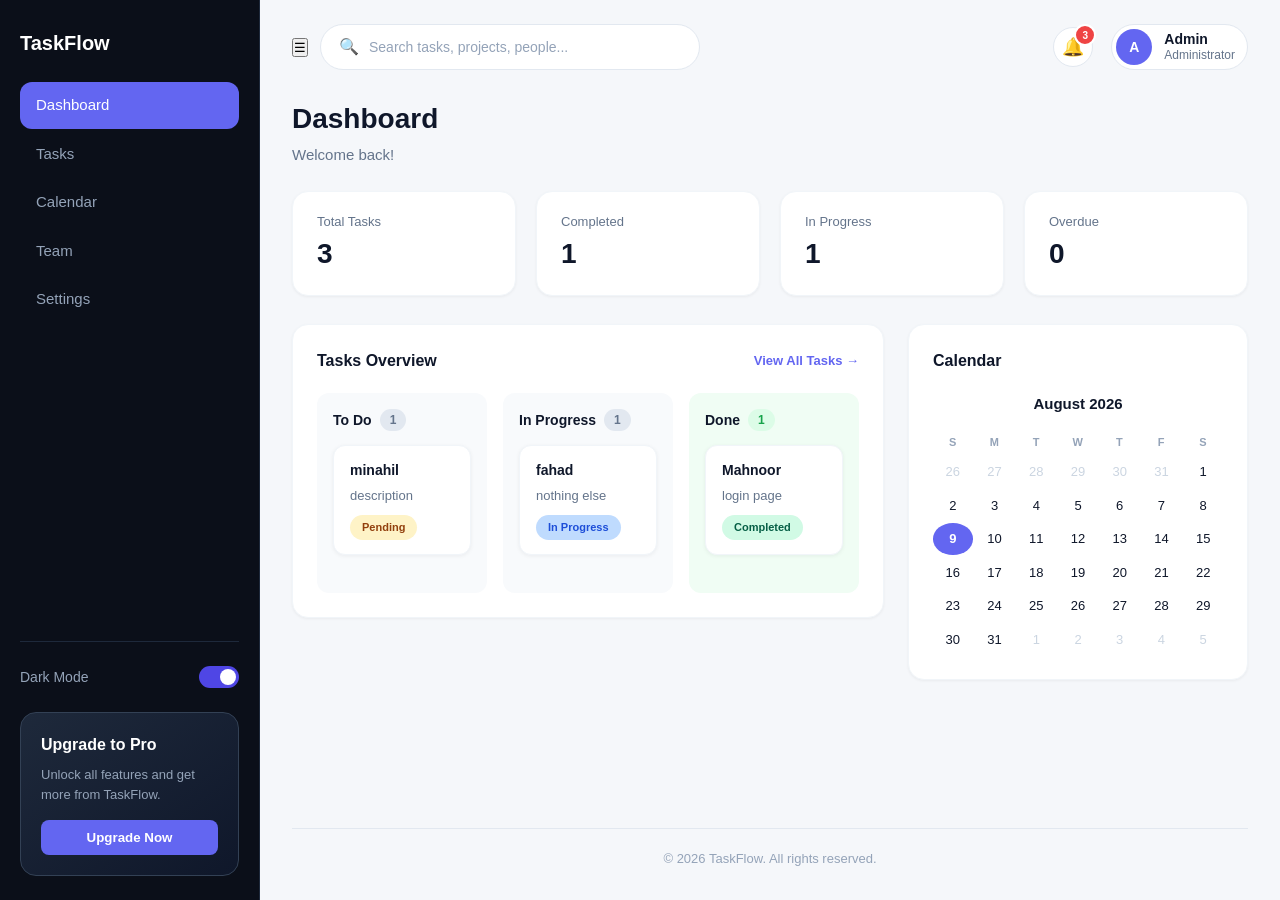
<file: dashboard.html>
<!DOCTYPE html>
<html lang="en">
<head>
    <meta charset="UTF-8">
    <meta name="viewport" content="width=device-width, initial-scale=1.0">
    <title>Dashboard</title>
    <link rel="stylesheet" href="../css/style.css">
</head>
<body>
    <div class="app-wrapper">
        <div class="sidebar-overlay" id="sidebarOverlay"></div>
        
        <aside class="sidebar" id="sidebar">
            <div style="margin-bottom: 24px; font-size: 20px; font-weight: 700; color: #ffffff;">TaskFlow</div>
            
            <a href="dashbaord.html" class="active"> Dashboard</a>
            <a href="tasks.html"> Tasks</a>
            <a href="calendar.html">Calendar</a>
            <a href="team.html"> Team</a>
            <a href="settings.html"> Settings</a>

            <div class="sidebar-bottom">
                <div class="dark-mode-toggle">
                    <span>Dark Mode</span>
                    <div class="toggle-switch" id="darkModeToggle"></div>
                </div>
                <div class="upgrade-card">
                    <h4>Upgrade to Pro</h4>
                    <p>Unlock all features and get more from TaskFlow.</p>
                    <button class="upgrade-btn">Upgrade Now</button>
                </div>
            </div>
        </aside>

        <main class="main-content">
            <div class="top-header">
                <div style="display: flex; align-items: center; gap: 12px;">
                    <button class="menu-toggle" id="menuToggle">☰</button>
                    <div class="search-bar">
                        <span>🔍</span>
                        <input type="text" placeholder="Search tasks, projects, people...">
                    </div>
                </div>
                <div class="header-actions">
                    <div class="notification-icon"></div>
                    <div class="user-profile">
                        <div class="avatar">A</div>
                        <div class="user-info">
                            <span class="user-name">Admin</span>
                            <span class="user-role">Administrator</span>
                        </div>
                    </div>
                </div>
            </div>

            <div class="page-title">
                <h1>Dashboard</h1>
                <p>Welcome back!</p>
            </div>

            <div class="stats-row">
                <div class="stat-card">
                    <div class="stat-details">
                        <span class="stat-label">Total Tasks</span>
                        <span class="stat-value">3</span>
                    </div>
                </div>
                <div class="stat-card">
                    <div class="stat-details">
                        <span class="stat-label">Completed</span>
                        <span class="stat-value">1</span>
                    </div>
                </div>
                <div class="stat-card">
                    <div class="stat-details">
                        <span class="stat-label">In Progress</span>
                        <span class="stat-value">1</span>
                    </div>
                </div>
                <div class="stat-card">
                    <div class="stat-details">
                        <span class="stat-label">Overdue</span>
                        <span class="stat-value">0</span>
                    </div>
                </div>
            </div>

            <div class="content-grid">
                <div class="left-col">
                    <div class="card">
                        <div class="card-header">
                            <h3>Tasks Overview</h3>
                            <a href="tasks.html" class="view-all-link">View All Tasks →</a>
                        </div>
                        <div class="kanban-board">
                            <div class="kanban-col">
                                <div class="kanban-col-header">
                                    <span class="col-title">To Do <span class="count">1</span></span>
                                </div>
                                <div class="kanban-cards">
                                    <div class="task-card">
                                        <h4>minahil</h4>
                                        <p>description</p>
                                        <span class="task-status todo">Pending</span>
                                    </div>
                                </div>
                            </div>
                            <div class="kanban-col">
                                <div class="kanban-col-header">
                                    <span class="col-title">In Progress <span class="count">1</span></span>
                                </div>
                                <div class="kanban-cards">
                                    <div class="task-card">
                                        <h4>fahad</h4>
                                        <p>nothing else</p>
                                        <span class="task-status in-progress">In Progress</span>
                                    </div>
                                </div>
                            </div>
                            <div class="kanban-col done-col">
                                <div class="kanban-col-header">
                                    <span class="col-title">Done <span class="count">1</span></span>
                                </div>
                                <div class="kanban-cards">
                                    <div class="task-card">
                                        <h4>Mahnoor</h4>
                                        <p>login page</p>
                                        <span class="task-status done">Completed</span>
                                    </div>
                                </div>
                            </div>
                        </div>
                    </div>
                </div>
                <div class="right-col">
                    <div class="card">
                        <div class="card-header">
                            <h3>Calendar</h3>
                        </div>
                        <div class="cal-month">August 2026</div>
                        <div class="calendar-grid">
                            <span class="day-name">S</span><span class="day-name">M</span>
                            <span class="day-name">T</span><span class="day-name">W</span>
                            <span class="day-name">T</span><span class="day-name">F</span><span class="day-name">S</span>
                            <span class="day prev-month">26</span><span class="day prev-month">27</span>
                            <span class="day prev-month">28</span><span class="day prev-month">29</span>
                            <span class="day prev-month">30</span><span class="day prev-month">31</span>
                            <span class="day">1</span>
                            <span class="day">2</span><span class="day">3</span><span class="day">4</span>
                            <span class="day">5</span><span class="day">6</span><span class="day">7</span><span class="day">8</span>
                            <span class="day active">9</span><span class="day">10</span><span class="day">11</span>
                            <span class="day">12</span><span class="day">13</span><span class="day">14</span><span class="day">15</span>
                            <span class="day">16</span><span class="day">17</span><span class="day">18</span>
                            <span class="day">19</span><span class="day">20</span><span class="day">21</span><span class="day">22</span>
                            <span class="day">23</span><span class="day">24</span><span class="day">25</span>
                            <span class="day">26</span><span class="day">27</span><span class="day">28</span><span class="day">29</span>
                            <span class="day">30</span><span class="day">31</span>
                            <span class="day next-month">1</span><span class="day next-month">2</span>
                            <span class="day next-month">3</span><span class="day next-month">4</span><span class="day next-month">5</span>
                        </div>
                    </div>
                </div>
            </div>
            <footer class="app-footer">© 2026 TaskFlow. All rights reserved.</footer>
        </main>
    </div>

    <script src="../js/pages.js"></script>
</body>
</html>
</file>
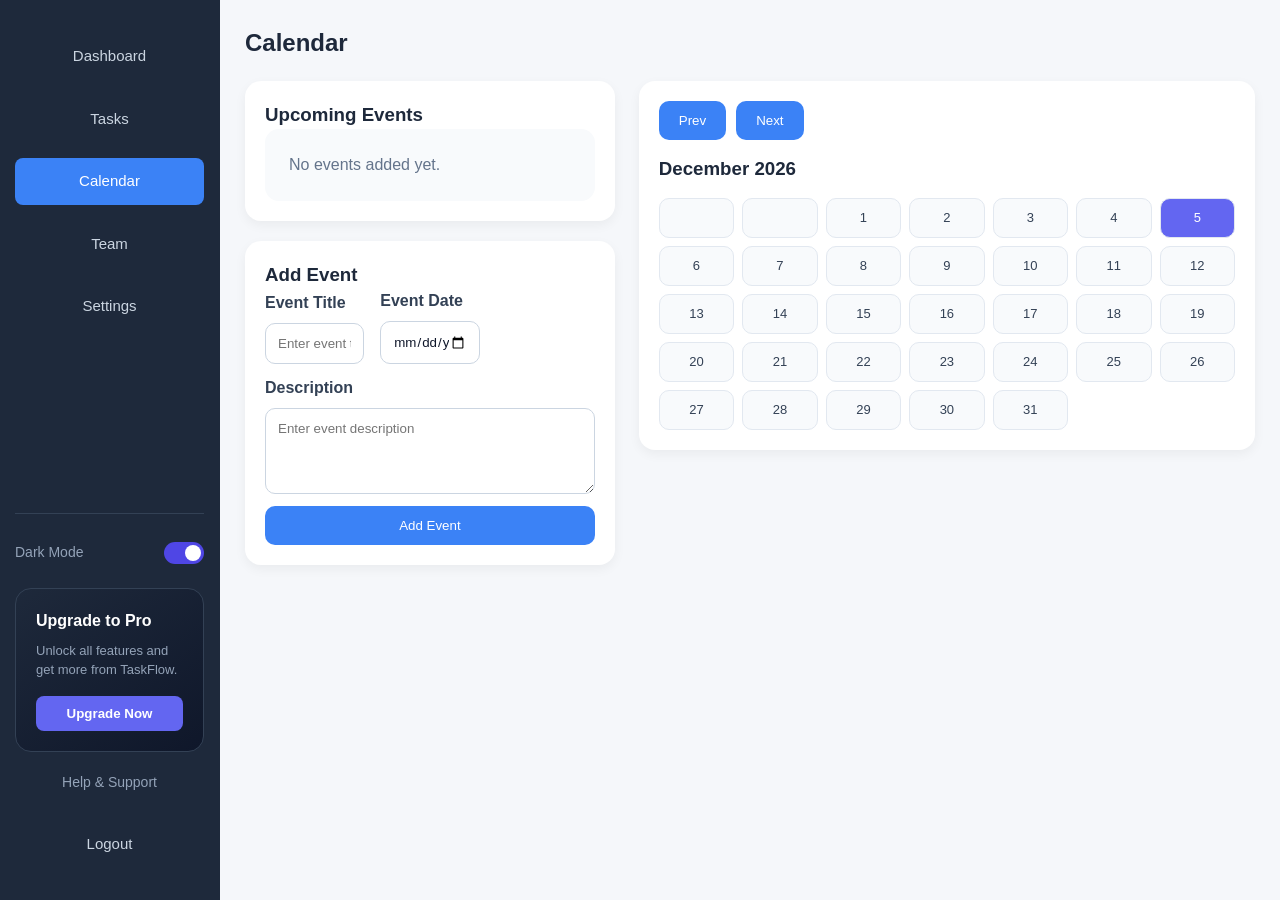
<file: pages/calendar.html>
<!DOCTYPE html>
<html lang="en">
<head>
    <meta charset="UTF-8">
    <meta name="viewport" content="width=device-width, initial-scale=1.0">
    <title>Calendar</title>
    <link rel="stylesheet" href="../css/style.css">
    <link rel="stylesheet" href="../css/pages.css">
</head>
<body>
    <aside class="sidebar">
        <a href="/dashbaord.html">Dashboard</a>
        <a href="/pages/tasks.html">Tasks</a>
        <a href="/pages/calendar.html" class="active">Calendar</a>
        <a href="/pages/team.html">Team</a>
        <a href="/pages/settings.html">Settings</a>
        <div class="sidebar-bottom">
            <div class="dark-mode-toggle">
                <span>Dark Mode</span>
                <span class="toggle-switch"></span>
            </div>
            <div class="upgrade-card">
                <h4>Upgrade to Pro</h4>
                <p>Unlock all features and get more from TaskFlow.</p>
                <button class="upgrade-btn">Upgrade Now</button>
            </div>
            <div class="help-support">Help & Support</div>
            <a href="/dashbaord.html" style="text-align: center;">Logout</a>
        </div>
    </aside>
    <main class="main">
        <section class="task-header">
            <div>
                <h2>Calendar</h2>
            </div>
        </section>
        <div class="calendar-panel">
            <div class="calendar-display-panel">
                <div class="calendar-box">
                    <div class="calendar-nav button-group">
                        <button id="prevMonth" class="button-primary">Prev</button>
                        <button id="nextMonth" class="button-primary">Next</button>
                    </div>
                    <h3 id="calendarMonthYear">August 2026</h3>
                    <div class="calendar-grid" id="calendarGrid"></div>
                </div>
            </div>
            <div class="calendar-events-panel">
                <div class="event-list-panel">
                    <h3>Upcoming Events</h3>
                    <div id="eventList"></div>
                </div>
                <div class="event-form-card">
                    <h3>Add Event</h3>
                    <form id="eventForm" class="form-group">
                        <div class="form-row">
                            <div class="form-field">
                                <label for="eventTitle">Event Title</label>
                                <input type="text" id="eventTitle" placeholder="Enter event title" required>
                            </div>
                            <div class="form-field">
                                <label for="eventDate">Event Date</label>
                                <input type="date" id="eventDate" required>
                            </div>
                        </div>
                        <div class="form-field">
                            <label for="eventDescription">Description</label>
                            <textarea id="eventDescription" rows="4" placeholder="Enter event description"></textarea>
                        </div>
                        <div class="button-field">
                            <button type="submit" class="button-primary">Add Event</button>
                        </div>
                    </form>
                </div>
            </div>
        </div>
    </main>
    <script src="../js/pages.js"></script>
</body>
</html>
</file>
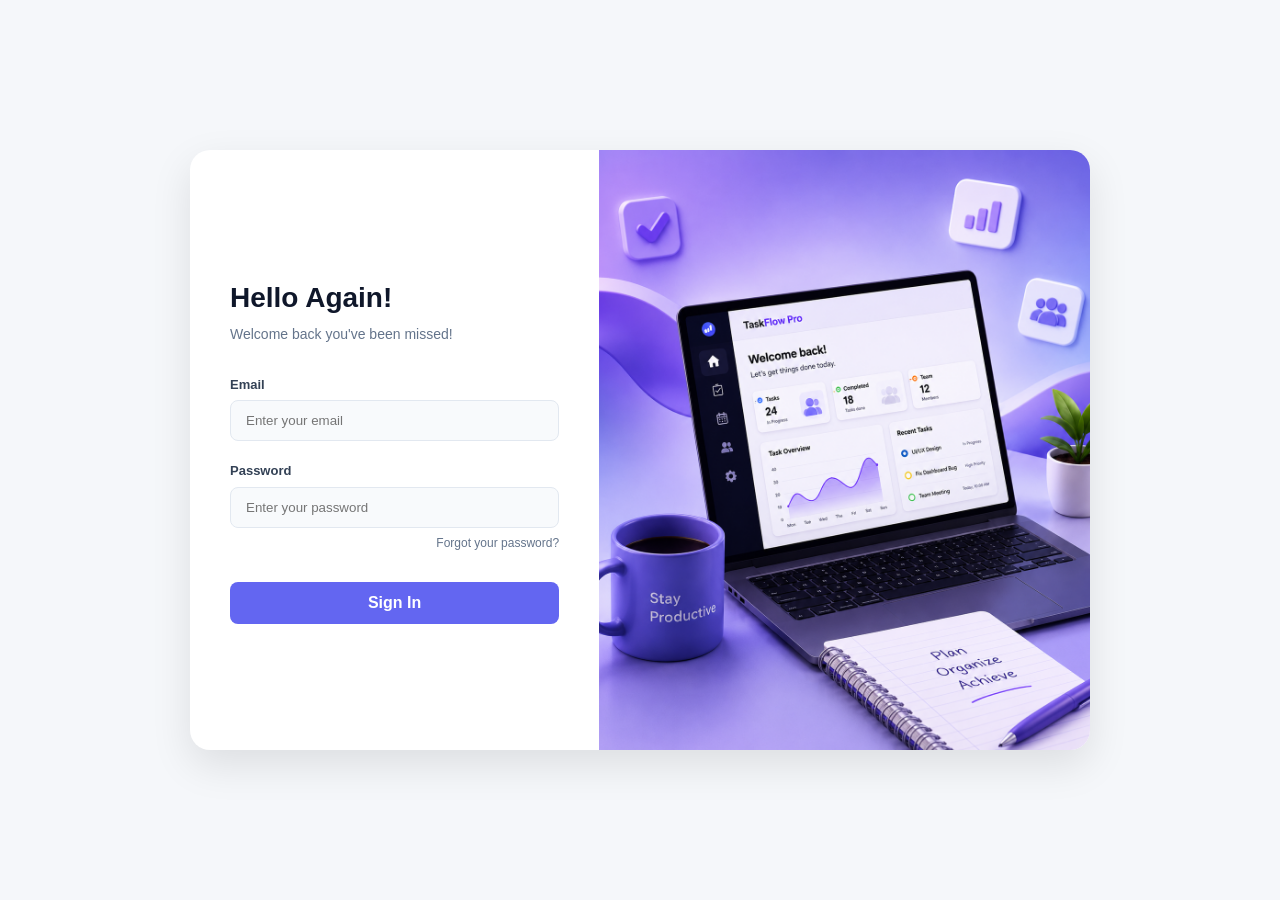
<file: pages/login.html>
<!DOCTYPE html>
<html lang="en">
<head>
    <meta charset="UTF-8">
    <meta name="viewport" content="width=device-width, initial-scale=1.0">
    <title>Login Page</title>
    <link rel="stylesheet" href="../css/style.css">
    <link rel="stylesheet" href="https://cdnjs.cloudflare.com/ajax/libs/font-awesome/6.4.0/css/all.min.css">
</head>
<body>
    <div class="app-wrapper">
        <div class="login-wrapper">
            <div class="login-container">
                <div class="login-section">
                    <h2>Hello Again!</h2>
                    <p class="sub-text">Welcome back you've been missed!</p>
                    <form class="login-form" id="loginForm">
                        <div class="input-group">
                            <label for="email">Email</label>
                            <input type="email" id="email" placeholder="Enter your email" required>
                        </div>
                        <div class="input-group">
                            <label for="password">Password</label>
                            <input type="password" id="password" placeholder="Enter your password" required>
                            <span class="forgot-link">Forgot your password?</span>
                        </div>
                        <button type="submit" class="btn-primary" id="signInBtn">Sign In</button>
                    </form>
                </div>
                <div class="image-section">
                    <img src="../img/mahnoor.png" alt="Landscape Illustration">
                </div>
            </div>
        </div>
    </div>
    <script src="../js/login.js"></script>
</body>
</html>
</file>
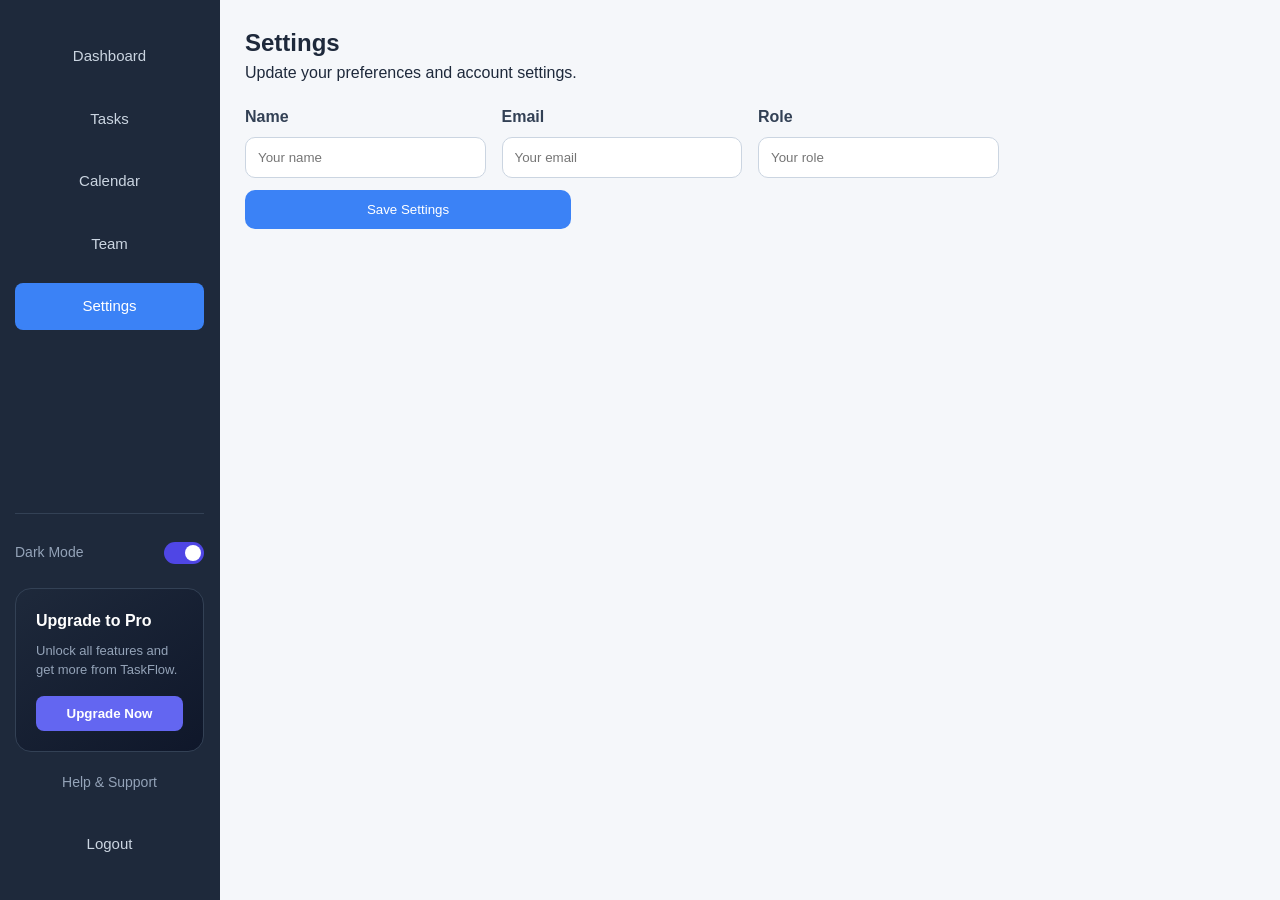
<file: pages/settings.html>
<!DOCTYPE html>
<html lang="en">
<head>
    <meta charset="UTF-8">
    <meta name="viewport" content="width=device-width, initial-scale=1.0">
    <title>Settings</title>
    <link rel="stylesheet" href="../css/style.css">
    <link rel="stylesheet" href="../css/pages.css">
</head>
<body>
    <aside class="sidebar">
        <a href="/dashbaord.html">Dashboard</a>
        <a href="/pages/tasks.html">Tasks</a>
        <a href="/pages/calendar.html">Calendar</a>
        <a href="/pages/team.html">Team</a>
        <a href="/pages/settings.html" class="active">Settings</a>
        <div class="sidebar-bottom">
            <div class="dark-mode-toggle">
                <span>Dark Mode</span>
                <span class="toggle-switch"></span>
            </div>
            <div class="upgrade-card">
                <h4>Upgrade to Pro</h4>
                <p>Unlock all features and get more from TaskFlow.</p>
                <button class="upgrade-btn">Upgrade Now</button>
            </div>
            <div class="help-support">Help & Support</div>
            <a href="/dashbaord.html" style="text-align: center;">Logout</a>
        </div>
    </aside>
    <main class="main">
        <section class="task-header">
            <div>
                <h2>Settings</h2>
                <p>Update your preferences and account settings.</p>
            </div>
        </section>
        <form id="settingsForm" class="form-group">
            <div class="setting-row">
                <div class="form-field">
                    <label for="profileName">Name</label>
                    <input type="text" id="profileName" placeholder="Your name">
                </div>
                <div class="form-field">
                    <label for="profileEmail">Email</label>
                    <input type="email" id="profileEmail" placeholder="Your email">
                </div>
                <div class="form-field">
                    <label for="profileRole">Role</label>
                    <input type="text" id="profileRole" placeholder="Your role">
                </div>
            </div>
            <div class="form-row">
               
                <div class="button-field">
                    <button type="submit" class="button-primary">Save Settings</button>
                </div>
            </div>
            <div id="settingsStatus" class="settings-status"></div>
        </form>
    </main>
    <script src="../js/pages.js"></script>
</body>
</html>
</file>
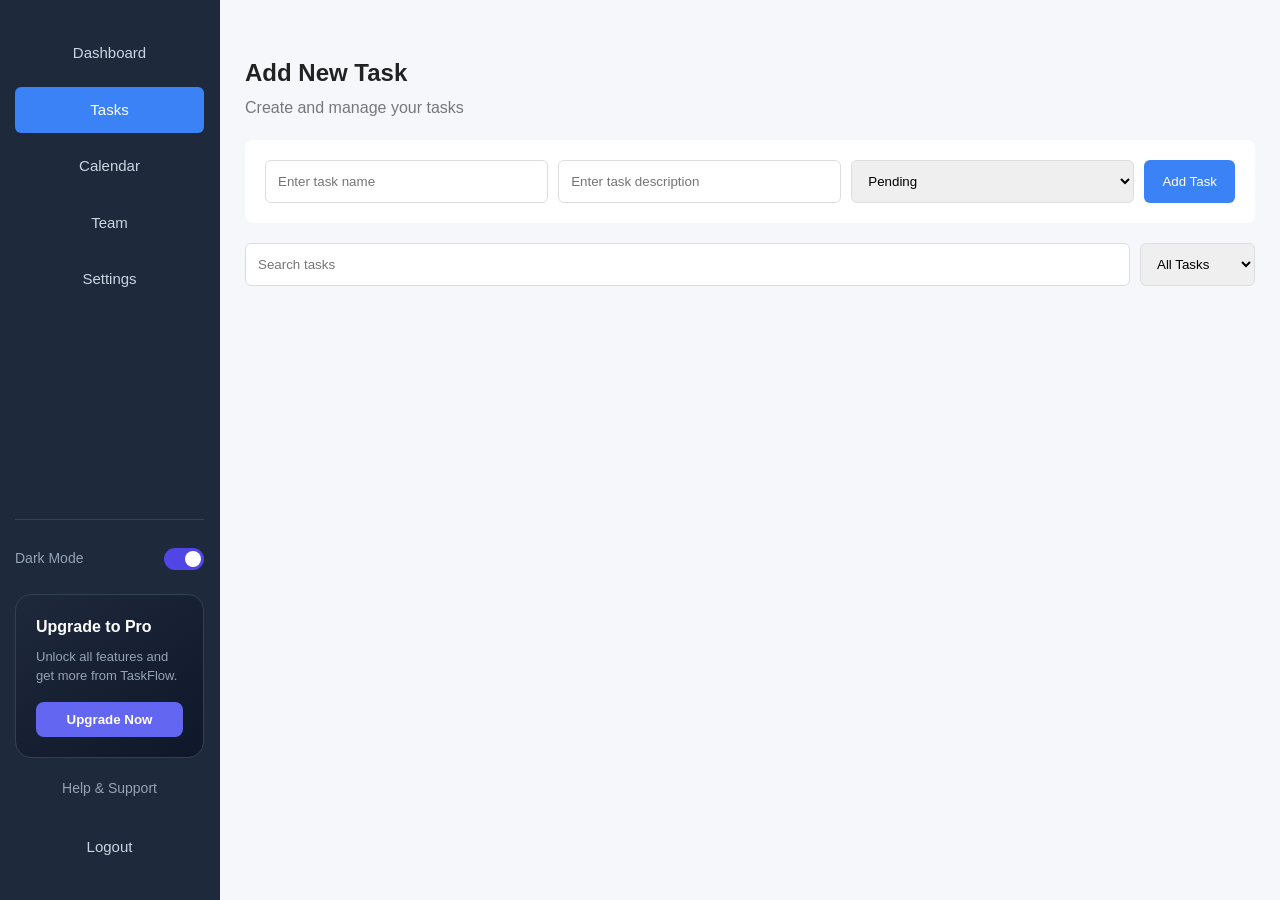
<file: pages/tasks.html>
<!DOCTYPE html>
<html lang="en">
<head>
    <meta charset="UTF-8">
    <meta name="viewport" content="width=device-width, initial-scale=1.0">
    <title>Tasks</title>
    <link rel="stylesheet" href="../css/style.css">
    <link rel="stylesheet" href="../css/tasks.css">
</head>

<body>
    <aside class="sidebar">
        <a href="/dashbaord.html">Dashboard</a>
        <a href="/pages/tasks.html" class="active">Tasks</a>
        <a href="/pages/calendar.html">Calendar</a>
        <a href="/pages/team.html">Team</a>
        <a href="/pages/settings.html">Settings</a>
        <div class="sidebar-bottom">
            <div class="dark-mode-toggle">
                <span>Dark Mode</span>
                <span class="toggle-switch"></span>
            </div>
            <div class="upgrade-card">
                <h4>Upgrade to Pro</h4>
                <p>Unlock all features and get more from TaskFlow.</p>
                <button class="upgrade-btn">Upgrade Now</button>
            </div>
            <div class="help-support">Help & Support</div>
            <a href="/dashbaord.html" style="text-align: center;">Logout</a>
        </div>
    </aside>
    <main class="main">
        <section class="task-header">
            <div>
                <h2>Add New Task</h2>
                <p>Create and manage your tasks</p>
            </div>
        </section>
        <form id="taskForm" class="task-form">
            <input type="text" id="taskName" placeholder="Enter task name" required>
            <input type="text" id="taskDescription" placeholder="Enter task description" required>
            <select id="taskStatus">
                <option value="Pending">Pending</option>
                <option value="In Progress">In Progress</option>
                <option value="Completed">Completed</option>
            </select>
            <button type="submit">Add Task</button>
        </form>
        <div class="tools">
            <input type="text" id="search" placeholder="Search tasks">
            <select id="filter">
                <option value="All">All Tasks</option>
                <option value="Pending">Pending</option>
                <option value="In Progress">In Progress</option>
                <option value="Completed">Completed</option>
            </select>
        </div>
        <section id="taskList" class="tasks"></section>
    </main>
    <script src="../js/tasks.js"></script>
</body>

</html>
</file>
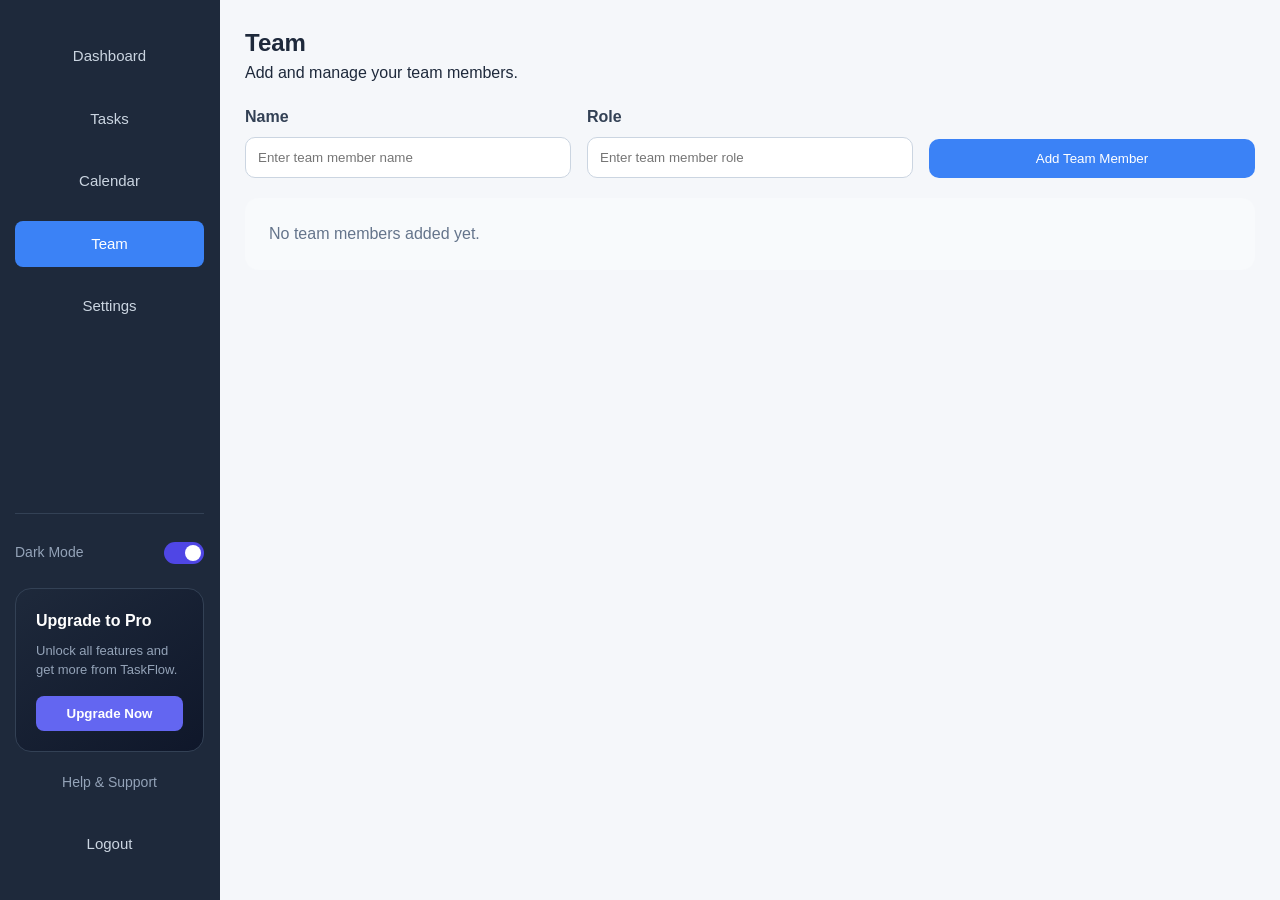
<file: pages/team.html>
<!DOCTYPE html>
<html lang="en">
<head>
    <meta charset="UTF-8">
    <meta name="viewport" content="width=device-width, initial-scale=1.0">
    <title>Team</title>
    <link rel="stylesheet" href="../css/style.css">
    <link rel="stylesheet" href="../css/pages.css">
</head>
<body>
    <aside class="sidebar">
        <a href="/dashbaord.html">Dashboard</a>
        <a href="/pages/tasks.html">Tasks</a>
        <a href="/pages/calendar.html">Calendar</a>
        <a href="/pages/team.html" class="active">Team</a>
        <a href="/pages/settings.html">Settings</a>
        <div class="sidebar-bottom">
            <div class="dark-mode-toggle">
                <span>Dark Mode</span>
                <span class="toggle-switch"></span>
            </div>
            <div class="upgrade-card">
                <h4>Upgrade to Pro</h4>
                <p>Unlock all features and get more from TaskFlow.</p>
                <button class="upgrade-btn">Upgrade Now</button>
            </div>
            <div class="help-support">Help & Support</div>
            <a href="/dashbaord.html" style="text-align: center;">Logout</a>
        </div>
    </aside>
    <main class="main">
        <section class="task-header">
            <div>
                <h2>Team</h2>
                <p>Add and manage your team members.</p>
            </div>
        </section>
        <form id="teamForm" class="form-group">
            <div class="form-row">
                <div class="form-field">
                    <label for="teamName">Name</label>
                    <input type="text" id="teamName" placeholder="Enter team member name" required>
                </div>
                <div class="form-field">
                    <label for="teamRole">Role</label>
                    <input type="text" id="teamRole" placeholder="Enter team member role" required>
                </div>
                <div class="button-field">
                    <button type="submit" class="button-primary">Add Team Member</button>
                </div>
            </div>
        </form>
        <div id="teamList" class="team-panel"></div>
    </main>
    <script src="../js/pages.js"></script>
</body>
</html>
</file>
<file: css/style.css>
* {
    margin: 0;
    padding: 0;
    box-sizing: border-box;
    font-family: 'Inter', -apple-system, BlinkMacSystemFont, 'Segoe UI', Roboto, sans-serif;
}

body {
    background-color: #f5f7fa;
    color: #1e293b;
    line-height: 1.5;
}

a {
    text-decoration: none;
    color: inherit;
}

.app-wrapper {
    display: flex;
    min-height: 100vh;
    background: #f5f7fa;
}

.sidebar {
    width: 260px;
    background-color: #0b0f19;
    color: #f8fafc;
    display: flex;
    flex-direction: column;
    position: fixed;
    top: 0;
    left: 0;
    height: 100vh;
    padding: 28px 20px 24px;
    z-index: 1000;
    overflow-y: auto;
    transition: transform 0.3s ease;
    border-right: 1px solid #1e293b;
}

.sidebar a {
    display: flex;
    align-items: center;
    gap: 14px;
    padding: 12px 16px;
    border-radius: 12px;
    color: #94a3b8;
    font-size: 15px;
    font-weight: 500;
    transition: all 0.2s;
    margin-bottom: 2px;
}

.sidebar a:hover {
    background-color: #1e293b;
    color: #f8fafc;
}

.sidebar a.active {
    background-color: #6366f1;
    color: #ffffff;
}

.sidebar-bottom {
    margin-top: auto;
    display: flex;
    flex-direction: column;
    gap: 20px;
    padding-top: 20px;
    border-top: 1px solid #1e293b;
}

.dark-mode-toggle {
    display: flex;
    align-items: center;
    justify-content: space-between;
    color: #94a3b8;
    font-size: 14px;
    font-weight: 500;
    padding: 4px 0;
}

.toggle-switch {
    width: 40px;
    height: 22px;
    background: #4f46e5;
    border-radius: 20px;
    position: relative;
    cursor: pointer;
    flex-shrink: 0;
    transition: background 0.3s;
}

.toggle-switch::after {
    content: '';
    position: absolute;
    top: 3px;
    right: 3px;
    width: 16px;
    height: 16px;
    background: #ffffff;
    border-radius: 50%;
    transition: right 0.3s;
}

.toggle-switch.active::after {
    right: auto;
    left: 3px;
}

.upgrade-card {
    background: linear-gradient(145deg, #1e293b, #0f172a);
    border: 1px solid #334155;
    border-radius: 16px;
    padding: 20px;
    text-align: left;
}

.upgrade-card h4 {
    color: #ffffff;
    font-size: 16px;
    font-weight: 600;
    margin-bottom: 8px;
}

.upgrade-card p {
    color: #94a3b8;
    font-size: 13px;
    line-height: 1.5;
    margin-bottom: 16px;
}

.upgrade-btn {
    width: 100%;
    padding: 10px;
    background: #6366f1;
    color: #ffffff;
    border: none;
    border-radius: 8px;
    font-weight: 600;
    cursor: pointer;
    transition: background 0.2s;
}

.upgrade-btn:hover {
    background: #4f46e5;
}

.main-content {
    flex: 1;
    margin-left: 260px;
    padding: 24px 32px 32px;
    min-height: 100vh;
    display: flex;
    flex-direction: column;
    max-width: calc(100% - 260px);
    background: #f5f7fa;
}

.top-header {
    display: flex;
    justify-content: space-between;
    align-items: center;
    margin-bottom: 28px;
    gap: 16px;
    flex-wrap: wrap;
}

.search-bar {
    display: flex;
    align-items: center;
    gap: 10px;
    background: #ffffff;
    padding: 10px 18px;
    border-radius: 24px;
    width: 380px;
    border: 1px solid #e2e8f0;
    transition: border-color 0.2s, box-shadow 0.2s;
}

.search-bar:focus-within {
    border-color: #6366f1;
    box-shadow: 0 0 0 3px rgba(99, 102, 241, 0.15);
}

.search-bar input {
    border: none;
    outline: none;
    background: transparent;
    flex: 1;
    font-size: 14px;
    color: #0f172a;
}

.search-bar input::placeholder {
    color: #94a3b8;
}

.header-actions {
    display: flex;
    align-items: center;
    gap: 18px;
}

.notification-icon {
    width: 40px;
    height: 40px;
    border-radius: 50%;
    background: #ffffff;
    border: 1px solid #e2e8f0;
    cursor: pointer;
    position: relative;
    display: flex;
    align-items: center;
    justify-content: center;
    transition: background 0.2s;
}

.notification-icon:hover {
    background: #f1f5f9;
}

.notification-icon::before {
    content: '🔔';
    font-size: 18px;
    line-height: 1;
}

.notification-icon::after {
    content: '3';
    position: absolute;
    top: -4px;
    right: -4px;
    background: #ef4444;
    color: #ffffff;
    font-size: 10px;
    font-weight: 700;
    width: 18px;
    height: 18px;
    border-radius: 50%;
    display: flex;
    align-items: center;
    justify-content: center;
    border: 2px solid #ffffff;
}

.user-profile {
    display: flex;
    align-items: center;
    gap: 12px;
    cursor: pointer;
    padding: 4px 12px 4px 4px;
    border-radius: 30px;
    background: #ffffff;
    border: 1px solid #e2e8f0;
    transition: border-color 0.2s;
}

.user-profile:hover {
    border-color: #cbd5e1;
}

.avatar {
    width: 36px;
    height: 36px;
    background: #6366f1;
    border-radius: 50%;
    display: flex;
    align-items: center;
    justify-content: center;
    font-weight: 600;
    color: #ffffff;
    font-size: 14px;
    flex-shrink: 0;
}

.user-info {
    display: flex;
    flex-direction: column;
    line-height: 1.3;
}

.user-name {
    font-weight: 600;
    font-size: 14px;
    color: #0f172a;
}

.user-role {
    font-size: 12px;
    color: #64748b;
}

.page-title {
    margin-bottom: 24px;
}

.page-title h1 {
    font-size: 28px;
    font-weight: 700;
    color: #0f172a;
    margin-bottom: 4px;
}

.page-title p {
    color: #64748b;
    font-size: 15px;
}

.stats-row {
    display: grid;
    grid-template-columns: repeat(4, 1fr);
    gap: 20px;
    margin-bottom: 28px;
}

.stat-card {
    background: #ffffff;
    padding: 20px 24px;
    border-radius: 16px;
    box-shadow: 0 1px 3px rgba(0, 0, 0, 0.05);
    display: flex;
    align-items: center;
    justify-content: space-between;
    border: 1px solid #f1f5f9;
    transition: transform 0.2s, box-shadow 0.2s;
}

.stat-card:hover {
    transform: translateY(-2px);
    box-shadow: 0 4px 12px rgba(0, 0, 0, 0.08);
}

.stat-details {
    display: flex;
    flex-direction: column;
    gap: 2px;
    width: 100%;
}

.stat-label {
    font-size: 13px;
    color: #64748b;
    font-weight: 500;
}

.stat-value {
    font-size: 28px;
    font-weight: 700;
    color: #0f172a;
}

.content-grid {
    display: grid;
    grid-template-columns: 1fr 340px;
    gap: 24px;
    flex: 1;
}

.left-col {
    display: flex;
    flex-direction: column;
    gap: 24px;
}

.right-col {
    display: flex;
    flex-direction: column;
    gap: 24px;
}

.card {
    background: #ffffff;
    border-radius: 16px;
    padding: 24px;
    box-shadow: 0 1px 3px rgba(0, 0, 0, 0.05);
    border: 1px solid #f1f5f9;
    transition: box-shadow 0.2s;
}

.card:hover {
    box-shadow: 0 4px 12px rgba(0, 0, 0, 0.06);
}

.card-header {
    display: flex;
    justify-content: space-between;
    align-items: center;
    margin-bottom: 20px;
}

.card-header h3 {
    font-size: 16px;
    font-weight: 700;
    color: #0f172a;
}

.view-all-link {
    color: #6366f1;
    font-size: 13px;
    font-weight: 600;
    display: flex;
    align-items: center;
    gap: 4px;
    transition: color 0.2s;
}

.view-all-link:hover {
    color: #4f46e5;
}

.kanban-board {
    display: grid;
    grid-template-columns: repeat(3, 1fr);
    gap: 16px;
}

.kanban-col {
    background: #f8fafc;
    border-radius: 12px;
    padding: 16px;
    display: flex;
    flex-direction: column;
    min-height: 200px;
}

.done-col {
    background: #f0fdf4;
}

.kanban-col-header {
    display: flex;
    justify-content: space-between;
    align-items: center;
    margin-bottom: 14px;
}

.col-title {
    font-size: 14px;
    font-weight: 600;
    color: #0f172a;
    display: flex;
    align-items: center;
    gap: 8px;
}

.count {
    background: #e2e8f0;
    color: #64748b;
    font-size: 12px;
    font-weight: 600;
    padding: 2px 10px;
    border-radius: 12px;
}

.done-col .count {
    background: #dcfce7;
    color: #16a34a;
}

.kanban-cards {
    display: flex;
    flex-direction: column;
    gap: 10px;
    flex: 1;
}

.task-card {
    background: #ffffff;
    padding: 14px 16px;
    border-radius: 12px;
    box-shadow: 0 1px 4px rgba(15, 23, 42, 0.06);
    border: 1px solid #f1f5f9;
    display: flex;
    flex-direction: column;
    gap: 6px;
    transition: box-shadow 0.2s, transform 0.2s;
}

.task-card:hover {
    box-shadow: 0 4px 12px rgba(0, 0, 0, 0.08);
    transform: translateY(-1px);
}

.task-card h4 {
    font-size: 14px;
    font-weight: 600;
    color: #0f172a;
    margin: 0;
}

.task-card p {
    font-size: 13px;
    color: #64748b;
    margin: 0;
    line-height: 1.4;
}

.task-card .task-status {
    display: inline-block;
    padding: 4px 12px;
    border-radius: 999px;
    font-size: 11px;
    font-weight: 600;
    align-self: flex-start;
    margin-top: 4px;
}

.task-status.todo {
    background: #fef3c7;
    color: #92400e;
}

.task-status.in-progress {
    background: #bfdbfe;
    color: #1d4ed8;
}

.task-status.done {
    background: #d1fae5;
    color: #065f46;
}

.bottom-row {
    display: grid;
    grid-template-columns: 1fr 1fr;
    gap: 24px;
}

.progress-content {
    display: grid;
    grid-template-columns: 1fr 1fr;
    gap: 8px 24px;
    padding: 8px 0;
}

.progress-content p {
    font-size: 14px;
    color: #334155;
    display: flex;
    justify-content: space-between;
    padding: 6px 0;
    border-bottom: 1px solid #f1f5f9;
}

.progress-content p span {
    font-weight: 600;
    color: #0f172a;
}

.cal-month {
    text-align: center;
    font-weight: 600;
    font-size: 15px;
    color: #0f172a;
    margin-bottom: 14px;
}

.calendar-grid {
    display: grid;
    grid-template-columns: repeat(7, 1fr);
    text-align: center;
    gap: 2px;
}

.day-name {
    font-size: 11px;
    font-weight: 600;
    color: #94a3b8;
    padding: 4px 0;
    text-transform: uppercase;
    letter-spacing: 0.5px;
}

.day {
    font-size: 13px;
    color: #0f172a;
    padding: 6px 0;
    border-radius: 50%;
    cursor: default;
    transition: background 0.2s;
}

.day.active {
    background: #6366f1;
    color: #ffffff;
    font-weight: 600;
}

.day.prev-month,
.day.next-month {
    color: #cbd5e1;
}

.team-dashboard-list {
    display: flex;
    flex-direction: column;
    gap: 8px;
}

.team-member-item {
    display: flex;
    align-items: center;
    justify-content: space-between;
    padding: 10px 14px;
    background: #f8fafc;
    border-radius: 10px;
    transition: background 0.2s;
}

.team-member-item:hover {
    background: #f1f5f9;
}

.team-member-item .member-info {
    display: flex;
    align-items: center;
    gap: 12px;
}

.team-member-item .member-avatar {
    width: 32px;
    height: 32px;
    border-radius: 50%;
    background: #6366f1;
    color: #ffffff;
    display: flex;
    align-items: center;
    justify-content: center;
    font-weight: 600;
    font-size: 12px;
    flex-shrink: 0;
}

.team-member-item .member-name {
    font-weight: 500;
    font-size: 14px;
    color: #0f172a;
}

.team-member-item .member-role {
    font-size: 12px;
    color: #64748b;
}

.team-member-item .member-tasks {
    font-size: 12px;
    color: #94a3b8;
    background: #e2e8f0;
    padding: 2px 10px;
    border-radius: 12px;
}

.app-footer {
    margin-top: 32px;
    text-align: center;
    color: #94a3b8;
    font-size: 13px;
    padding-top: 20px;
    border-top: 1px solid #e2e8f0;
}

@media (max-width: 1200px) {
    .content-grid {
        grid-template-columns: 1fr;
    }

    .right-col {
        display: grid;
        grid-template-columns: 1fr 1fr;
        gap: 24px;
    }

    .main-content {
        padding: 20px 24px;
    }
}

@media (max-width: 992px) {
    .stats-row {
        grid-template-columns: repeat(2, 1fr);
    }

    .bottom-row {
        grid-template-columns: 1fr;
    }

    .kanban-board {
        grid-template-columns: repeat(2, 1fr);
    }

    .search-bar {
        width: 280px;
    }
}

@media (max-width: 768px) {
    .sidebar {
        transform: translateX(-100%);
        width: 280px;
        padding: 20px 16px;
        border-right: none;
    }

    .sidebar.open {
        transform: translateX(0);
    }

    .sidebar-overlay {
        display: none;
        position: fixed;
        top: 0;
        left: 0;
        width: 100%;
        height: 100%;
        background: rgba(0, 0, 0, 0.4);
        z-index: 999;
    }

    .sidebar-overlay.active {
        display: block;
    }

    .main-content {
        margin-left: 0;
        max-width: 100%;
        padding: 16px;
    }

    .top-header {
        flex-direction: column;
        align-items: stretch;
        gap: 12px;
    }

    .search-bar {
        width: 100%;
    }

    .header-actions {
        justify-content: space-between;
        gap: 12px;
    }

    .user-profile .user-info {
        display: none;
    }

    .user-profile {
        padding: 4px 8px;
    }

    .stats-row {
        grid-template-columns: 1fr 1fr;
        gap: 12px;
    }

    .stat-card {
        padding: 16px;
    }

    .stat-value {
        font-size: 22px;
    }

    .content-grid {
        gap: 16px;
    }

    .right-col {
        grid-template-columns: 1fr;
        gap: 16px;
    }

    .kanban-board {
        grid-template-columns: 1fr;
        gap: 12px;
    }

    .kanban-col {
        min-height: auto;
        padding: 14px;
    }

    .bottom-row {
        gap: 16px;
    }

    .progress-content {
        grid-template-columns: 1fr 1fr;
        gap: 4px 16px;
    }

    .card {
        padding: 18px;
    }

    .page-title h1 {
        font-size: 24px;
    }

    .calendar-grid {
        gap: 0;
    }

    .day {
        font-size: 12px;
        padding: 5px 0;
    }

    .day-name {
        font-size: 10px;
    }

    .menu-toggle {
        display: flex !important;
        align-items: center;
        justify-content: center;
        width: 40px;
        height: 40px;
        background: #0b0f19;
        color: #ffffff;
        border: none;
        border-radius: 10px;
        font-size: 20px;
        cursor: pointer;
        flex-shrink: 0;
    }
}

@media (max-width: 480px) {
    .stats-row {
        grid-template-columns: 1fr 1fr;
        gap: 10px;
    }

    .stat-card {
        padding: 14px;
    }

    .stat-value {
        font-size: 20px;
    }

    .stat-label {
        font-size: 12px;
    }

    .card {
        padding: 14px;
    }

    .main-content {
        padding: 12px;
    }

    .kanban-col {
        padding: 12px;
    }

    .task-card {
        padding: 12px 14px;
    }

    .progress-content {
        grid-template-columns: 1fr;
        gap: 2px;
    }

    .header-actions {
        flex-wrap: wrap;
        gap: 8px;
    }

    .notification-icon {
        width: 36px;
        height: 36px;
    }

    .notification-icon::before {
        font-size: 16px;
    }

    .notification-icon::after {
        width: 16px;
        height: 16px;
        font-size: 9px;
        top: -3px;
        right: -3px;
    }
}

.hidden {
    display: none !important;
}

.text-center {
    text-align: center;
}

.mt-16 {
    margin-top: 16px;
}

.mb-16 {
    margin-bottom: 16px;
}

body.dark-mode {
    background-color: #0f172a;
    color: #e2e8f0;
}

body.dark-mode .sidebar {
    background-color: #020617;
    border-right-color: #1e293b;
}

body.dark-mode .main-content {
    background-color: #0f172a;
}

body.dark-mode .card,
body.dark-mode .stat-card,
body.dark-mode .search-bar,
body.dark-mode .user-profile {
    background-color: #1e293b;
    border-color: #334155;
}

body.dark-mode .card-header h3,
body.dark-mode .page-title h1,
body.dark-mode .stat-value,
body.dark-mode .user-name,
body.dark-mode .col-title,
body.dark-mode .task-card h4 {
    color: #f1f5f9;
}

body.dark-mode .stat-label,
body.dark-mode .page-title p,
body.dark-mode .user-role,
body.dark-mode .task-card p,
body.dark-mode .progress-content p {
    color: #94a3b8;
}

body.dark-mode .kanban-col {
    background: #1e293b;
}

body.dark-mode .kanban-col.done-col {
    background: #0f2a1f;
}

body.dark-mode .task-card {
    background: #0f172a;
    border-color: #334155;
}

body.dark-mode .search-bar input {
    color: #f1f5f9;
}

body.dark-mode .search-bar input::placeholder {
    color: #64748b;
}

body.dark-mode .team-member-item {
    background: #1e293b;
}

body.dark-mode .team-member-item .member-name {
    color: #f1f5f9;
}

body.dark-mode .team-member-item .member-tasks {
    background: #334155;
    color: #94a3b8;
}

body.dark-mode .app-footer {
    border-top-color: #1e293b;
    color: #64748b;
}

body.dark-mode .toggle-switch {
    background: #6366f1;
}

body.dark-mode .day {
    color: #e2e8f0;
}

body.dark-mode .day.prev-month,
body.dark-mode .day.next-month {
    color: #475569;
}

body.dark-mode .day.active {
    background: #6366f1;
    color: #ffffff;
}

body.dark-mode .day-name {
    color: #64748b;
}

::-webkit-scrollbar {
    width: 6px;
    height: 6px;
}

::-webkit-scrollbar-track {
    background: #f1f5f9;
    border-radius: 4px;
}

::-webkit-scrollbar-thumb {
    background: #cbd5e1;
    border-radius: 4px;
}

::-webkit-scrollbar-thumb:hover {
    background: #94a3b8;
}

body.dark-mode ::-webkit-scrollbar-track {
    background: #1e293b;
}

body.dark-mode ::-webkit-scrollbar-thumb {
    background: #475569;
}

body.dark-mode ::-webkit-scrollbar-thumb:hover {
    background: #64748b;
}

.login-wrapper {
    display: flex;
    justify-content: center;
    align-items: center;
    min-height: 100vh;
    width: 100%;
    background: #f5f7fa;
}

body.dark-mode .login-wrapper {
    background: #0f172a;
}

.login-container {
    display: grid;
    grid-template-columns: 1fr 1.2fr;
    background-color: #ffffff;
    width: 900px;
    max-width: 95%;
    height: 600px;
    border-radius: 20px;
    box-shadow: 0 15px 40px rgba(0, 0, 0, 0.1);
    overflow: hidden;
}

body.dark-mode .login-container {
    background-color: #1e293b;
    box-shadow: 0 15px 40px rgba(0, 0, 0, 0.4);
}

.login-section {
    padding: 50px 40px;
    display: flex;
    flex-direction: column;
    justify-content: center;
}

.login-section h2 {
    font-size: 28px;
    font-weight: 600;
    color: #0f172a;
    margin-bottom: 5px;
}

body.dark-mode .login-section h2 {
    color: #f1f5f9;
}

.login-section .sub-text {
    color: #64748b;
    font-size: 14px;
    margin-bottom: 30px;
}

body.dark-mode .login-section .sub-text {
    color: #94a3b8;
}

.input-group {
    margin-bottom: 20px;
}

.input-group label {
    display: block;
    font-size: 13px;
    font-weight: 600;
    color: #334155;
    margin-bottom: 6px;
}

body.dark-mode .input-group label {
    color: #cbd5e1;
}

.input-group input {
    width: 100%;
    padding: 12px 15px;
    border: 1px solid #e2e8f0;
    border-radius: 8px;
    background-color: #f8fafc;
    outline: none;
    transition: 0.3s;
    color: #0f172a;
}

body.dark-mode .input-group input {
    background-color: #0f172a;
    border-color: #334155;
    color: #f1f5f9;
}

.input-group input:focus {
    border-color: #6366f1;
    background-color: #ffffff;
}

body.dark-mode .input-group input:focus {
    border-color: #6366f1;
    background-color: #1e293b;
}

.forgot-link {
    display: block;
    text-align: right;
    font-size: 12px;
    color: #64748b;
    margin-top: 6px;
    cursor: pointer;
}

body.dark-mode .forgot-link {
    color: #94a3b8;
}

.btn-primary {
    width: 100%;
    padding: 12px;
    border: none;
    border-radius: 8px;
    background-color: #6366f1;
    color: white;
    font-size: 16px;
    font-weight: 600;
    cursor: pointer;
    transition: 0.3s;
    margin-top: 10px;
}

.btn-primary:hover {
    background-color: #4f46e5;
}

.social-login {
    text-align: center;
    margin-top: 30px;
}

.social-login p {
    font-size: 13px;
    color: #94a3b8;
    margin-bottom: 15px;
}

body.dark-mode .social-login p {
    color: #64748b;
}

.social-icons {
    display: flex;
    justify-content: center;
    gap: 15px;
}

.social-btn {
    display: flex;
    align-items: center;
    justify-content: center;
    width: 40px;
    height: 40px;
    border-radius: 50%;
    background-color: #f1f5f9;
    color: #475569;
    text-decoration: none;
    transition: 0.3s;
}

body.dark-mode .social-btn {
    background-color: #0f172a;
    color: #cbd5e1;
}

.social-btn:hover {
    background-color: #e2e8f0;
}

body.dark-mode .social-btn:hover {
    background-color: #334155;
}

.image-section {
    position: relative;
}

.image-section img {
    width: 100%;
    height: 100%;
    object-fit: cover;
    display: block;
}

@media (max-width: 768px) {
    .login-container {
        grid-template-columns: 1fr;
        height: auto;
        margin: 20px;
    }
    
    .image-section {
        height: 250px;
        order: -1;
    }
    
    .login-wrapper {
        padding: 20px 0;
    }
}
</file>
<file: css/pages.css>
.main {
    margin-left:220px;
    width:calc(100% - 220px);
    padding:25px;
    display:flex;
    flex-direction:column;
    gap:20px;
}

.sidebar {
    width:220px;
    height:100vh;
    background:#1e293b;
    padding:25px 15px;
    position:fixed;
    display:flex;
    flex-direction:column;
    overflow:hidden;
}

.sidebar a {
    display:block;
    color:#cbd5e1;
    text-decoration:none;
    padding:12px;
    margin:8px 0;
    border-radius:8px;
    text-align:center;
    transition:all 0.2s;
}

.sidebar a:hover,
.sidebar a.active {
    background:#3b82f6;
    color:white;
}

.team-panel,
.settings-panel {
    display:grid;
    gap:20px;
}

.calendar-panel {
    display:grid;
    grid-template-columns:0.75fr 1.25fr;
    gap:24px;
    align-items:start;
}

.calendar-display-panel {
    display:flex;
    flex-direction:column;
    gap:20px;
    order:2;
}
.calendar-events-panel {
    display:flex;
    flex-direction:column;
    gap:20px;
    order:1;
}

.event-form-card,
.event-list-panel,
.calendar-box,
.event-card,
.setting-item,
.team-card {
    background:white;
    border-radius:16px;
    padding:20px;
    box-shadow:0 4px 12px rgba(0,0,0,0.05);
}

.team-card h3,
.setting-item h3,
.event-card h4 {
    margin:0 0 8px;
    font-size:18px;
}

.team-card p,
.setting-item p,
.event-card p {
    margin:0;
    color:#475569;
}

.calendar-box {
    display:grid;
    gap:15px;
    max-width:100%;
}

.calendar-grid {
    display:grid;
    grid-template-columns:repeat(7,1fr);
    gap:8px;
}
.calendar-grid .day {
    min-height:40px;
    font-size:13px;
}

.form-row {
    display:grid;
    grid-template-columns:repeat(3,minmax(0,1fr));
    gap:16px;
    align-items:end;
}

.form-field {
    display:flex;
    flex-direction:column;
    gap:8px;
}

.team-card {
    display:flex;
    align-items:center;
    justify-content:space-between;
    gap:16px;
    padding:18px;
}

.team-card .member-info {
    display:flex;
    flex-direction:column;
    gap:6px;
    min-width:0;
}

.setting-row {
    display:grid;
    grid-template-columns:repeat(4,minmax(0,1fr));
    gap:16px;
    align-items:end;
}

.checkbox-field {
    display:flex;
    align-items:center;
    gap:10px;
}

.button-field {
    display:flex;
    align-items:flex-end;
}

.button-field .button-primary {
    width:100%;
}

.day-name,
.day {
    background:#f8fafc;
    border:1px solid #e2e8f0;
    border-radius:10px;
    min-height:60px;
    display:flex;
    align-items:center;
    justify-content:center;
    color:#334155;
}

.day.today {
    background:#6366f1;
    color:white;
}

.event-card {
    display:flex;
    flex-direction:column;
    gap:8px;
}

.event-badge {
    margin-top:6px;
    padding:4px 8px;
    background:#fef3c7;
    border-radius:999px;
    font-size:12px;
    color:#92400e;
}

.empty-panel {
    padding:24px;
    background:#f8fafc;
    border-radius:14px;
    color:#64748b;
}

.form-group {
    display:grid;
    gap:12px;
}

.form-group label {
    font-weight:600;
    color:#334155;
}

.form-group input,
.form-group textarea,
.form-group select {
    width:100%;
    padding:12px;
    border:1px solid #cbd5e1;
    border-radius:10px;
    background:white;
    color:#0f172a;
}

.button-group {
    display:flex;
    gap:10px;
    flex-wrap:wrap;
}

.button-primary {
    background:#3b82f6;
    color:white;
    border:none;
    border-radius:10px;
    padding:12px 20px;
    cursor:pointer;
}

.remove-btn {
    background:#ef4444;
    color:white;
    border:none;
    border-radius:10px;
    padding:8px 12px;
    cursor:pointer;
}

.settings-status {
    color:#16a34a;
    font-weight:600;
}

.sidebar-bottom {
    margin-top:auto;
    display:flex;
    flex-direction:column;
    gap:20px;
    padding-top:24px;
    border-top:1px solid #334155;
    flex-shrink:0;
}

.dark-mode-toggle {
    display:flex;
    align-items:center;
    justify-content:space-between;
    color:#94a3b8;
    font-size:14px;
    font-weight:500;
}

.upgrade-card {
    background:linear-gradient(145deg,#1e293b,#0f172a);
    border:1px solid #334155;
    border-radius:16px;
    padding:20px;
    text-align:left;
}

.upgrade-card h4 {
    color:white;
    font-size:16px;
    font-weight:600;
    margin-bottom:8px;
}

.upgrade-card p {
    color:#94a3b8;
    font-size:13px;
    line-height:1.5;
    margin-bottom:16px;
}

.upgrade-btn {
    width:100%;
    padding:10px;
    background:#6366f1;
    color:white;
    border:none;
    border-radius:8px;
    font-weight:600;
    cursor:pointer;
}

.help-support {
    display:flex;
    align-items:center;
    gap:10px;
    color:#94a3b8;
    font-size:14px;
    font-weight:500;
    cursor:pointer;
    text-align:center;
    justify-content:center;
}

/* Dark Mode for Pages */
html.dark-mode .main {
    background-color:#0f172a;
    color:#f1f5f9;
}

html.dark-mode .sidebar {
    background:#020617;
    color:#f1f5f9;
}

html.dark-mode .sidebar a {
    color:#cbd5e1;
}

html.dark-mode .sidebar a:hover,
html.dark-mode .sidebar .active {
    background:#3b82f6;
    color:white;
}

html.dark-mode .event-form-card,
html.dark-mode .event-list-panel,
html.dark-mode .calendar-box,
html.dark-mode .setting-item,
html.dark-mode .team-card {
    background:#1e293b;
    color:#cbd5e1;
    box-shadow:0 4px 12px rgba(0,0,0,0.3);
}

html.dark-mode .event-card {
    background:#334155;
    color:#cbd5e1;
}

html.dark-mode .form-group label {
    color:#cbd5e1;
}

html.dark-mode .form-group input,
html.dark-mode .form-group textarea,
html.dark-mode .form-group select {
    background:#334155;
    color:#f1f5f9;
    border-color:#475569;
}

html.dark-mode .form-group input::placeholder,
html.dark-mode .form-group textarea::placeholder {
    color:#94a3b8;
}

html.dark-mode .day-name,
html.dark-mode .day {
    background:#334155;
    border-color:#475569;
    color:#cbd5e1;
}

html.dark-mode .day.today {
    background:#6366f1;
    color:white;
}

html.dark-mode .empty-panel {
    background:#334155;
    color:#94a3b8;
}

html.dark-mode .event-badge {
    background:#fbbf24;
    color:#78350f;
}

html.dark-mode .button-primary {
    background:#3b82f6;
}

html.dark-mode .button-primary:hover {
    background:#2563eb;
}

html.dark-mode .remove-btn:hover {
    background:#dc2626;
}

html.dark-mode .task-header {
    color:#f1f5f9;
}

@media (max-width:900px) {
    .main {
        margin-left:0;
        width:100%;
        padding:20px;
    }
    .sidebar {
        position:relative;
        width:100%;
        height:auto;
    }
    .calendar-panel {
        grid-template-columns:1fr;
    }
    .form-row,
    .setting-row {
        grid-template-columns:1fr;
    }
    .team-card {
        flex-direction:column;
        align-items:flex-start;
    }
    .checkbox-field {
        justify-content:flex-start;
    }
    .calendar-grid {
        grid-template-columns:repeat(7,minmax(0,1fr));
    }
}
</file>
<file: css/tasks.css>
*{
margin:0;
padding:0;
box-sizing:border-box;
font-family:Arial,sans-serif;
}
body{
background:#f5f7fb;
color:#222;
}
.sidebar{
width:220px;
height:100vh;
background:#1e293b;
padding:25px 15px;
position:fixed;
display:flex;
flex-direction:column;
overflow:hidden;
}
.sidebar a{
display:block;
color:#cbd5e1;
text-decoration:none;
padding:12px;
margin:5px 0;
border-radius:6px;
text-align:center;
transition:all 0.2s;
}
.sidebar a:hover,.sidebar a.active{
background:#3b82f6;
color:white;
}

.sidebar-bottom {
    margin-top:auto;
    display:flex;
    flex-direction:column;
    gap:20px;
    padding-top:24px;
    border-top:1px solid #334155;
    flex-shrink:0;
}

.dark-mode-toggle {
    display:flex;
    align-items:center;
    justify-content:space-between;
    color:#94a3b8;
    font-size:14px;
    font-weight:500;
}

.upgrade-card {
    background:linear-gradient(145deg,#1e293b,#0f172a);
    border:1px solid #334155;
    border-radius:16px;
    padding:20px;
    text-align:left;
}

.upgrade-card h4 {
    color:white;
    font-size:16px;
    font-weight:600;
    margin-bottom:8px;
}

.upgrade-card p {
    color:#94a3b8;
    font-size:13px;
    line-height:1.5;
    margin-bottom:16px;
}

.upgrade-btn {
    width:100%;
    padding:10px;
    background:#6366f1;
    color:white;
    border:none;
    border-radius:8px;
    font-weight:600;
    cursor:pointer;
}

.help-support {
    display:flex;
    align-items:center;
    gap:10px;
    color:#94a3b8;
    font-size:14px;
    font-weight:500;
    cursor:pointer;
    text-align:center;
    justify-content:center;
}

.main{
margin-left:220px;
width:calc(100% - 220px);
padding:25px;
display:flex;
flex-direction:column;
align-items:flex-start;
}
.navbar{
background:white;
padding:15px 20px;
display:flex;
justify-content:space-between;
align-items:center;
border-radius:8px;
}
.navbar button{
border:0;
padding:8px 12px;
border-radius:5px;
}
.task-header{
margin:30px 0 20px;
}
.task-header p{
color:#777;
margin-top:5px;
}
.task-form{
background:white;
padding:20px;
border-radius:8px;
display:flex;
flex-wrap:wrap;
gap:10px;
margin-bottom:20px;
width:100%;
}
.task-form input,.task-form select{
padding:12px;
border:1px solid #ddd;
border-radius:6px;
flex:1;
min-width:180px;
}
.task-form button{
background:#3b82f6;
color:white;
border:0;
padding:12px 18px;
border-radius:6px;
cursor:pointer;
}
.tools{
display:flex;
flex-wrap:wrap;
gap:10px;
margin-bottom:20px;
width:100%;
}
.tools input,.tools select{
padding:12px;
border:1px solid #ddd;
border-radius:6px;
}
.tools input{
flex:1;
min-width:180px;
}
.tasks{
display:grid;
grid-template-columns:repeat(auto-fit,minmax(240px,1fr));
gap:15px;
width:100%;
}
.task-card{
background:white;
padding:20px;
border-radius:8px;
display:flex;
flex-direction:column;
justify-content:space-between;
gap:12px;
box-shadow:0 2px 6px rgba(0,0,0,0.08);
}
.task-card h3{
margin:0;
font-size:18px;
}
.task-card p{
color:#475569;
margin:0;
}
.pending,.completed{
display:inline-block;
padding:8px 12px;
border-radius:999px;
font-size:13px;
font-weight:700;
}
.pending{
background:#fef3c7;
color:#92400e;
}
.completed{
background:#d1fae5;
color:#065f46;
}
/* Dark Mode Styles for Tasks Page */
html.dark-mode body {
    background:#0f172a;
    color:#f1f5f9;
}

html.dark-mode .sidebar {
    background:#020617;
}

html.dark-mode .navbar {
    background:#1e293b;
    color:#f1f5f9;
}

html.dark-mode .task-form {
    background:#1e293b;
    color:#f1f5f9;
}

html.dark-mode .task-form input,
html.dark-mode .task-form select {
    background:#334155;
    color:#f1f5f9;
    border-color:#475569;
}

html.dark-mode .task-form input::placeholder {
    color:#94a3b8;
}

html.dark-mode .tools input,
html.dark-mode .tools select {
    background:#334155;
    color:#f1f5f9;
    border-color:#475569;
}

html.dark-mode .task-card {
    background:#1e293b;
    color:#cbd5e1;
    box-shadow:0 2px 6px rgba(0,0,0,0.3);
}

html.dark-mode .task-card h3 {
    color:#f1f5f9;
}

html.dark-mode .task-card p {
    color:#94a3b8;
}

@media(max-width:700px){
.sidebar{
width:100%;
height:auto;
position:relative;
}
.sidebar a{
display:inline-block;
}
body{
display:block;
}
.main{
margin-left:0;
width:100%;
}
.task-form{
flex-direction:column;
}
.task-card{
flex-direction:column;
align-items:flex-start;
gap:10px;
}
}
</file>
